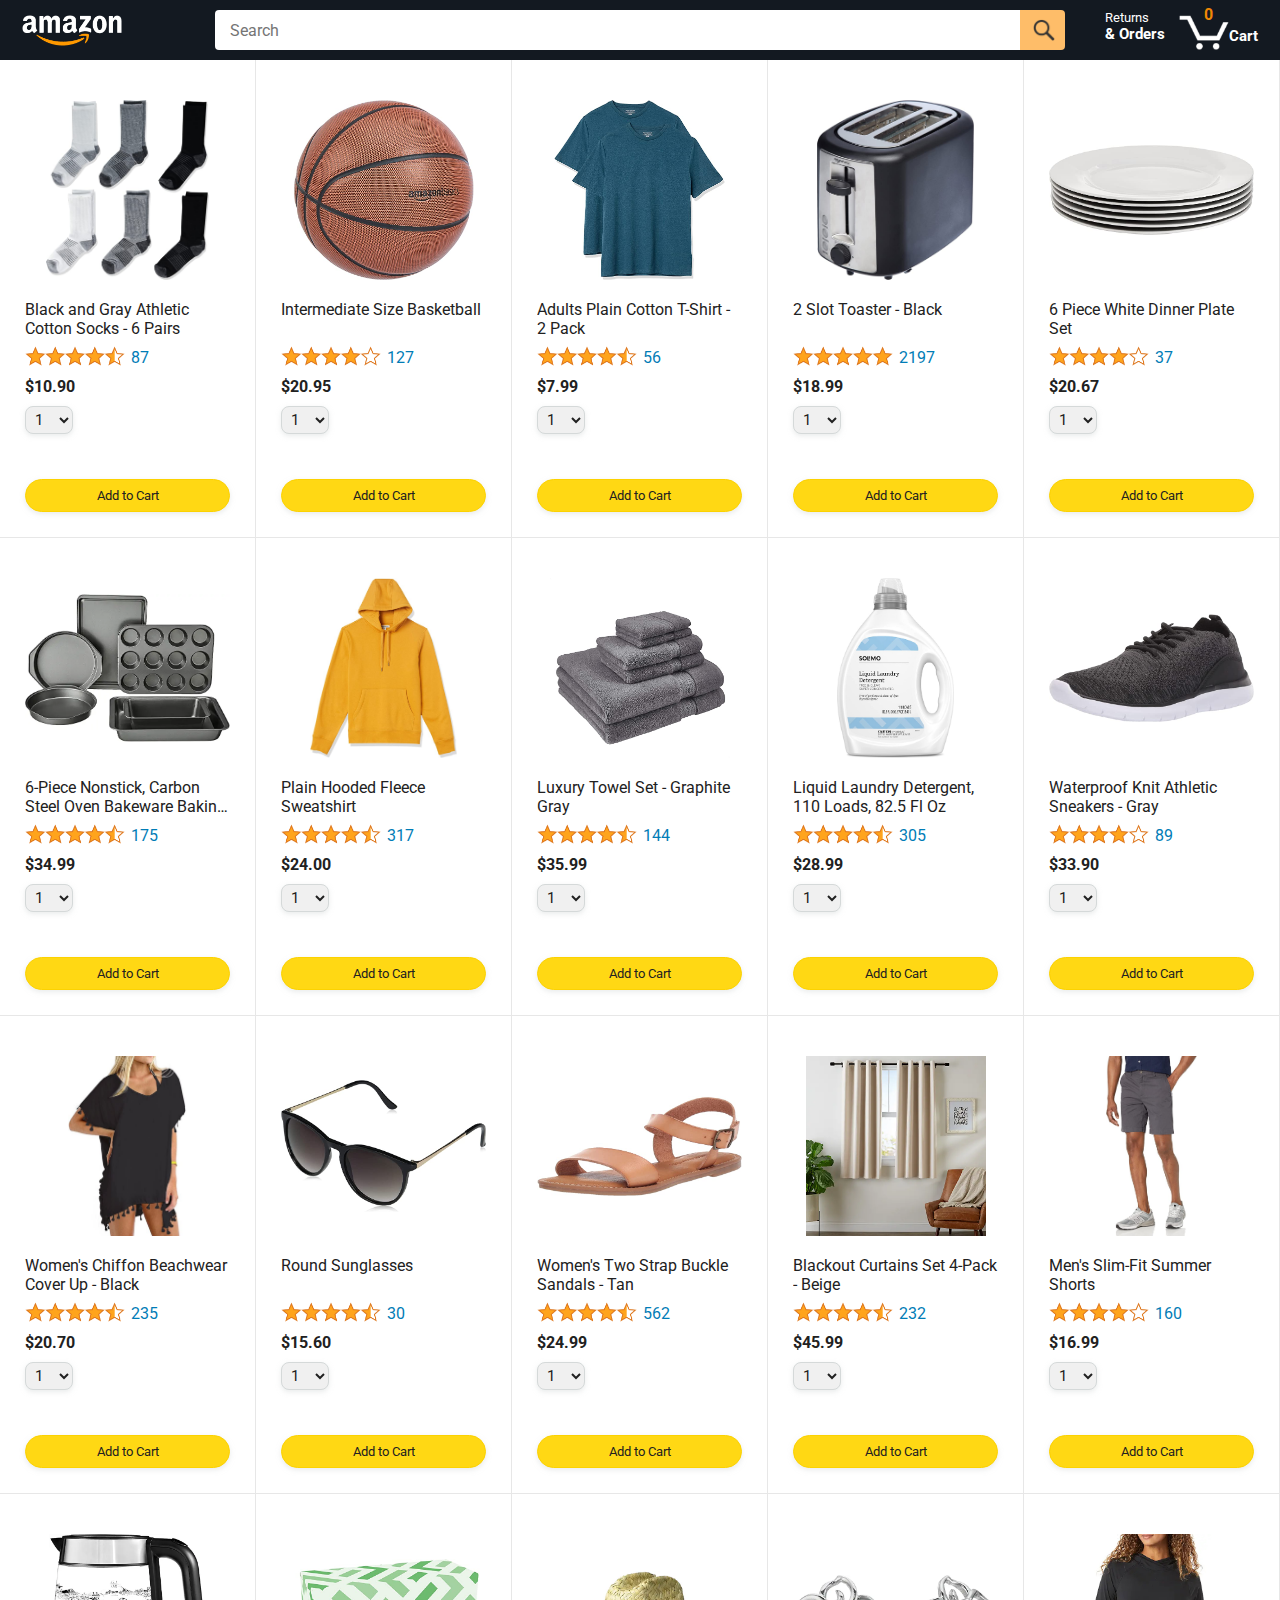
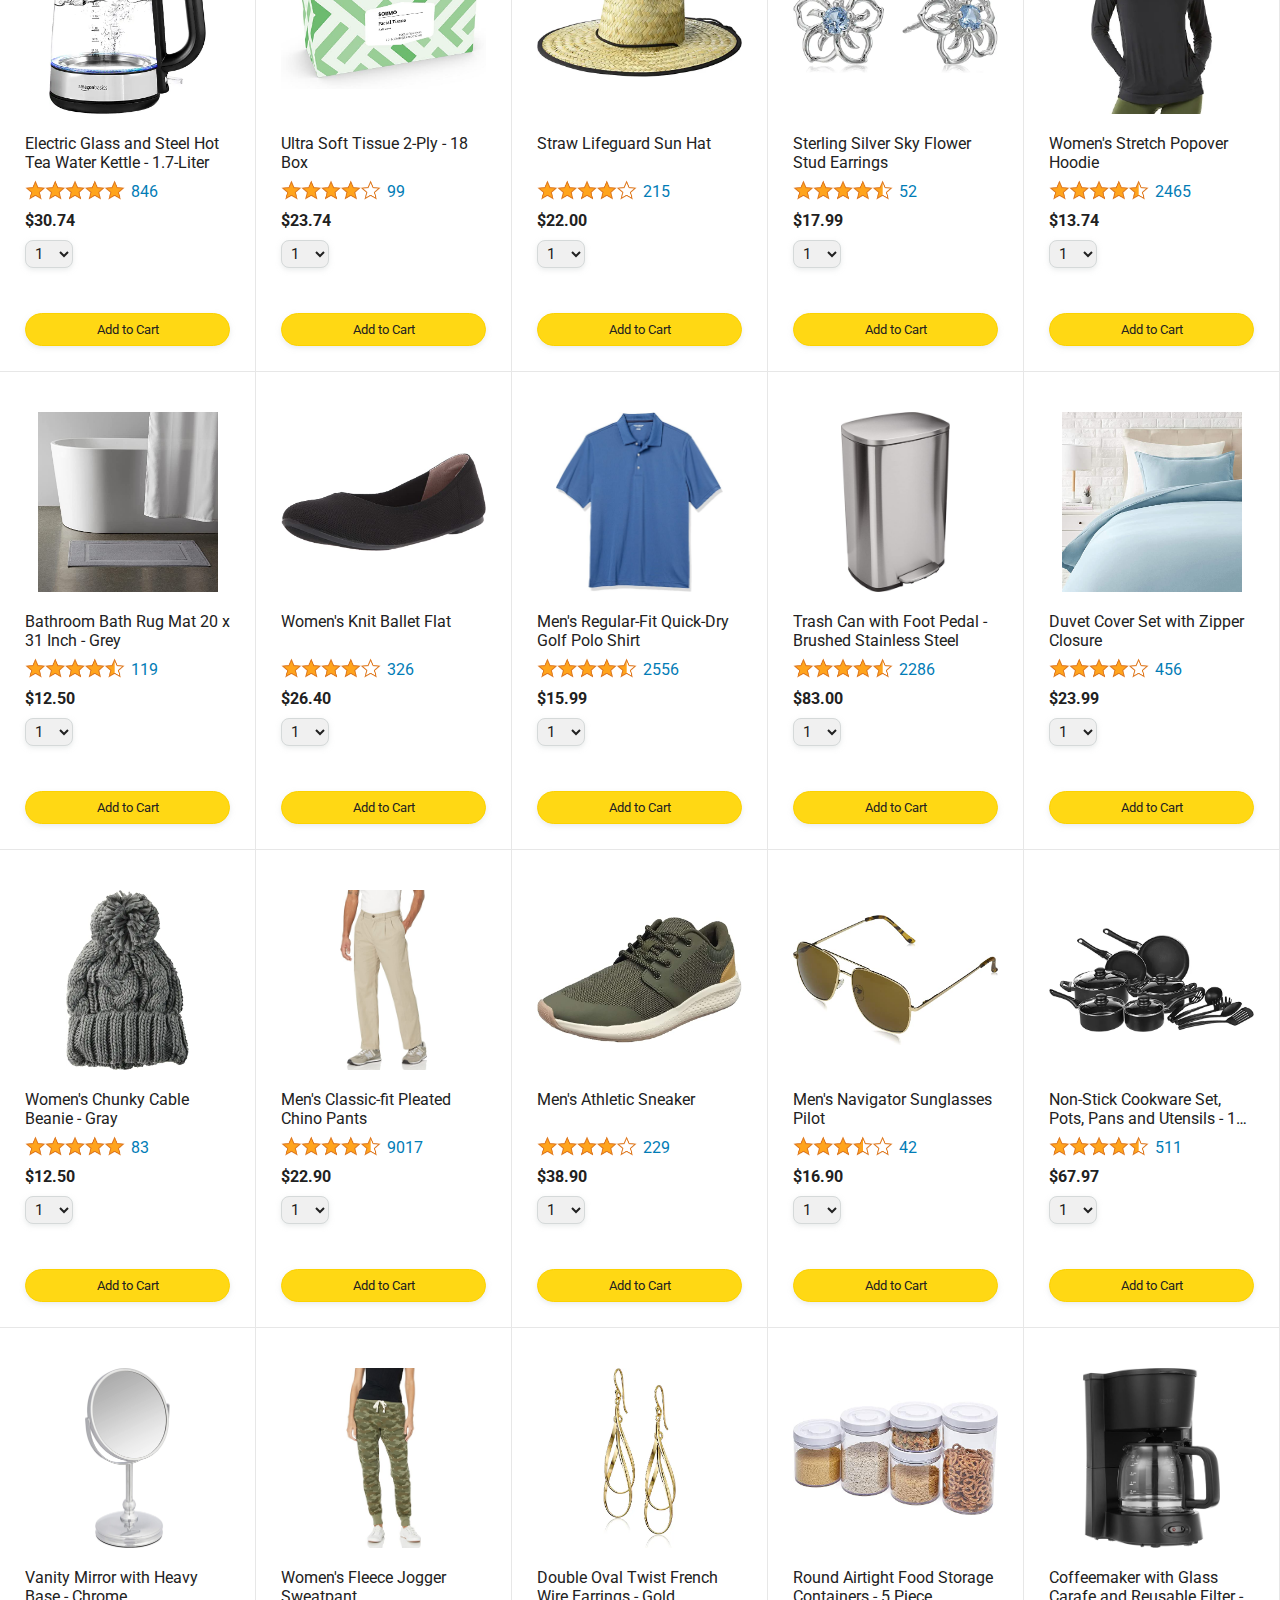
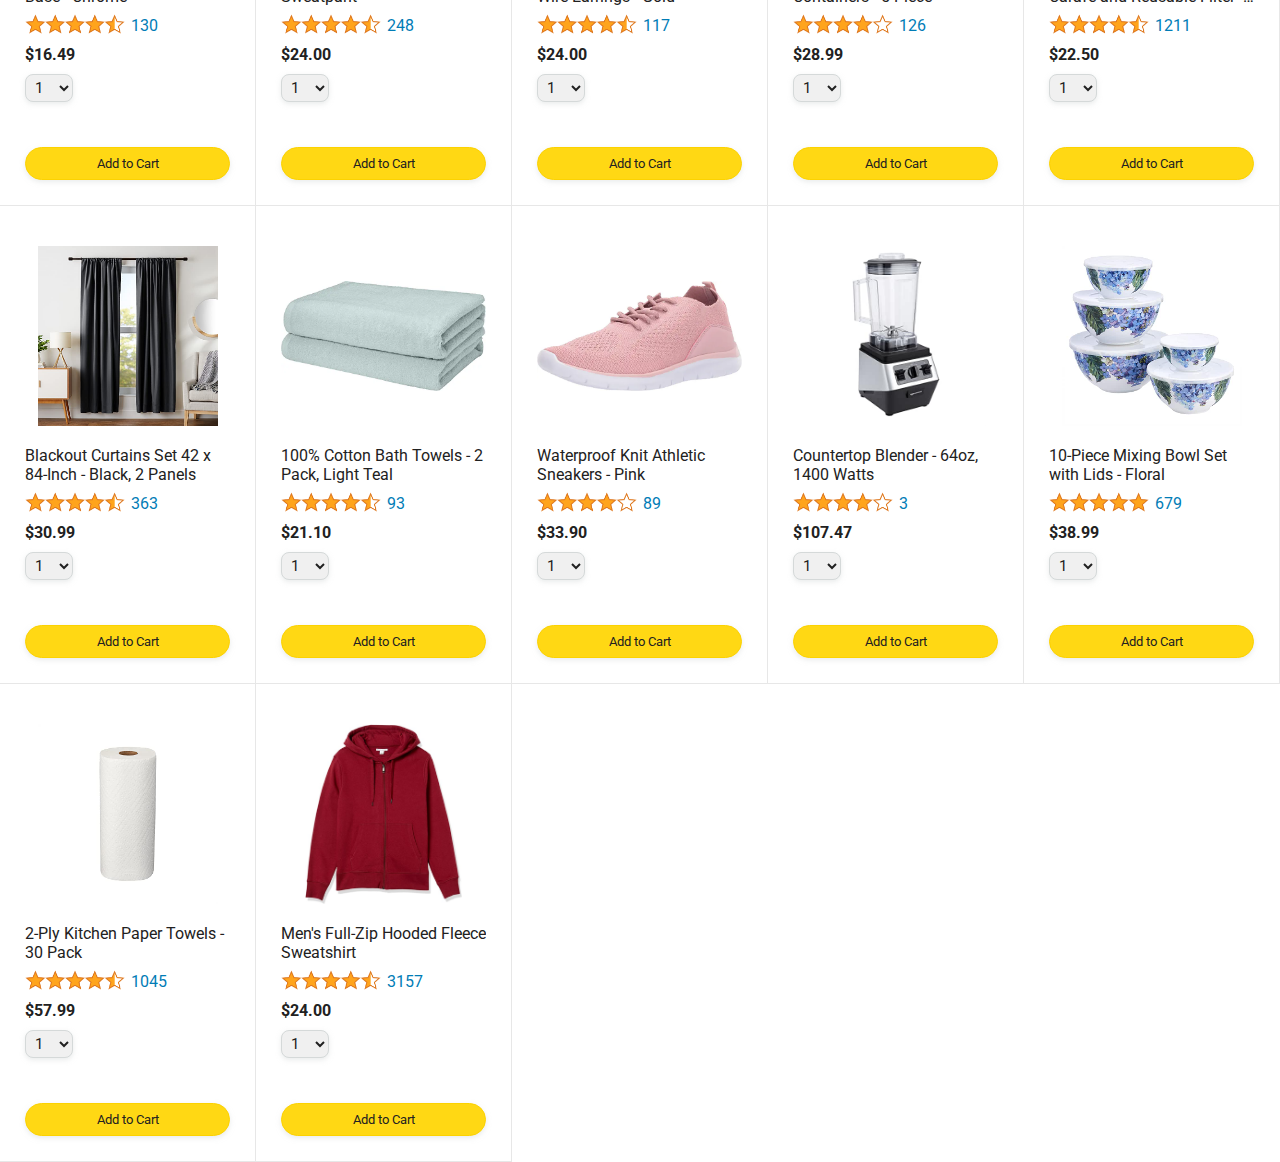
<file: index.html>
<!DOCTYPE html>
<html>
  <head>
    <title>Amazon Project</title>

    <!-- This code is needed for responsive design to work.
      (Responsive design = make the website look good on
      smaller screen sizes like a phone or a tablet). -->
    <meta name="viewport" content="width=device-width, initial-scale=1">

    <!-- Load a font called Roboto from Google Fonts. -->
    <link rel="preconnect" href="https://fonts.googleapis.com">
    <link rel="preconnect" href="https://fonts.gstatic.com" crossorigin>
    <link href="https://fonts.googleapis.com/css2?family=Roboto:wght@400;500;700&display=swap" rel="stylesheet">

    <!-- Here are the CSS files for this page. -->
    <link rel="stylesheet" href="styles/shared/general.css">
    <link rel="stylesheet" href="styles/shared/amazon-header.css">
    <link rel="stylesheet" href="styles/pages/amazon.css">
  </head>
  <body>
    <div class="amazon-header">
      <div class="amazon-header-left-section">
        <a href="index.html" class="header-link">
          <img class="amazon-logo"
            src="images/amazon-logo-white.png">
          <img class="amazon-mobile-logo"
            src="images/amazon-mobile-logo-white.png">
        </a>
      </div>

      <div class="amazon-header-middle-section">
        <input class="search-bar" type="text" placeholder="Search">

        <button class="search-button">
          <img class="search-icon" src="images/icons/search-icon.png">
        </button>
      </div>

      <div class="amazon-header-right-section">
        <a class="orders-link header-link" href="orders.html">
          <span class="returns-text">Returns</span>
          <span class="orders-text">& Orders</span>
        </a>

        <a class="cart-link header-link" href="checkout.html">
          <img class="cart-icon" src="images/icons/cart-icon.png">
          <div class="cart-quantity js-cart-quantity">3</div>
          <div class="cart-text">Cart</div>
        </a>
      </div>
    </div>
    
    <div class="main">
      <div class="products-grid js-product-grid">
      </div>
    </div>
    <script type="module" src="scripts/amazon.js"></script>
  </body>
</html>
</file>
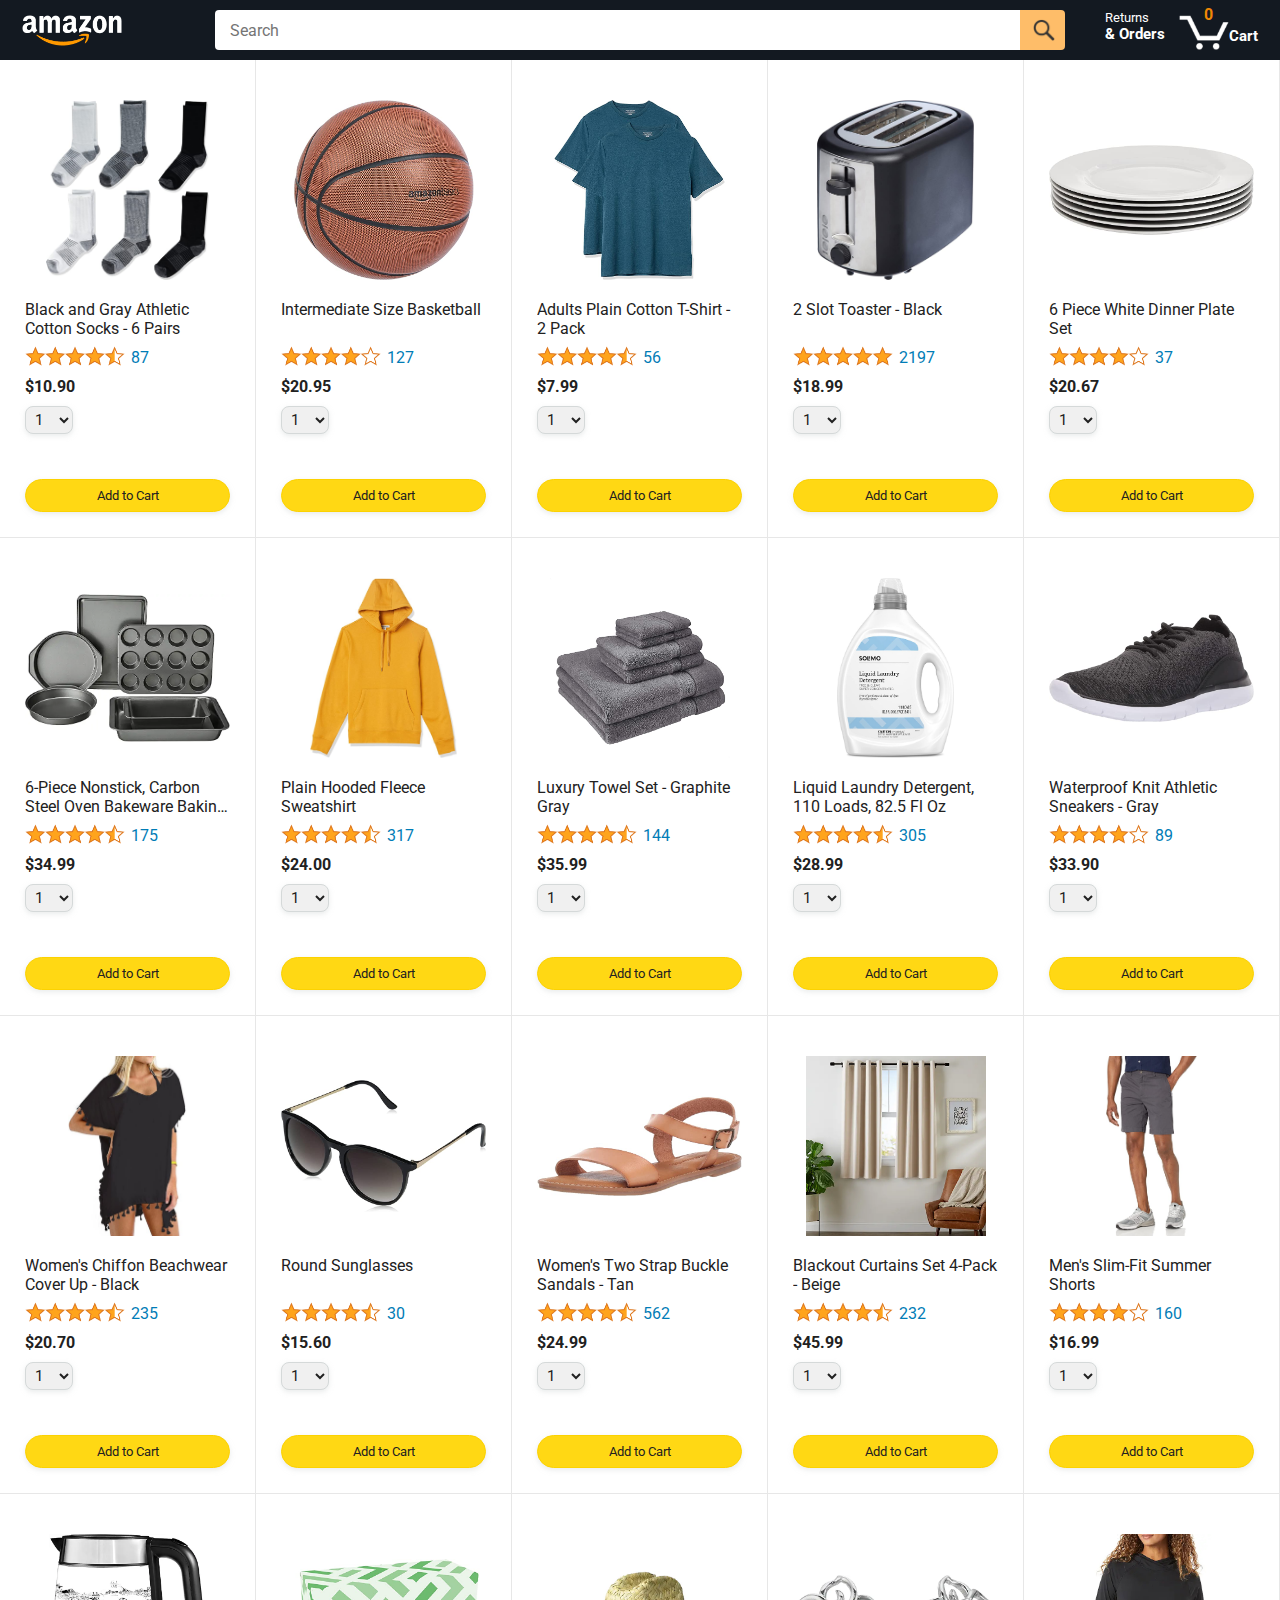
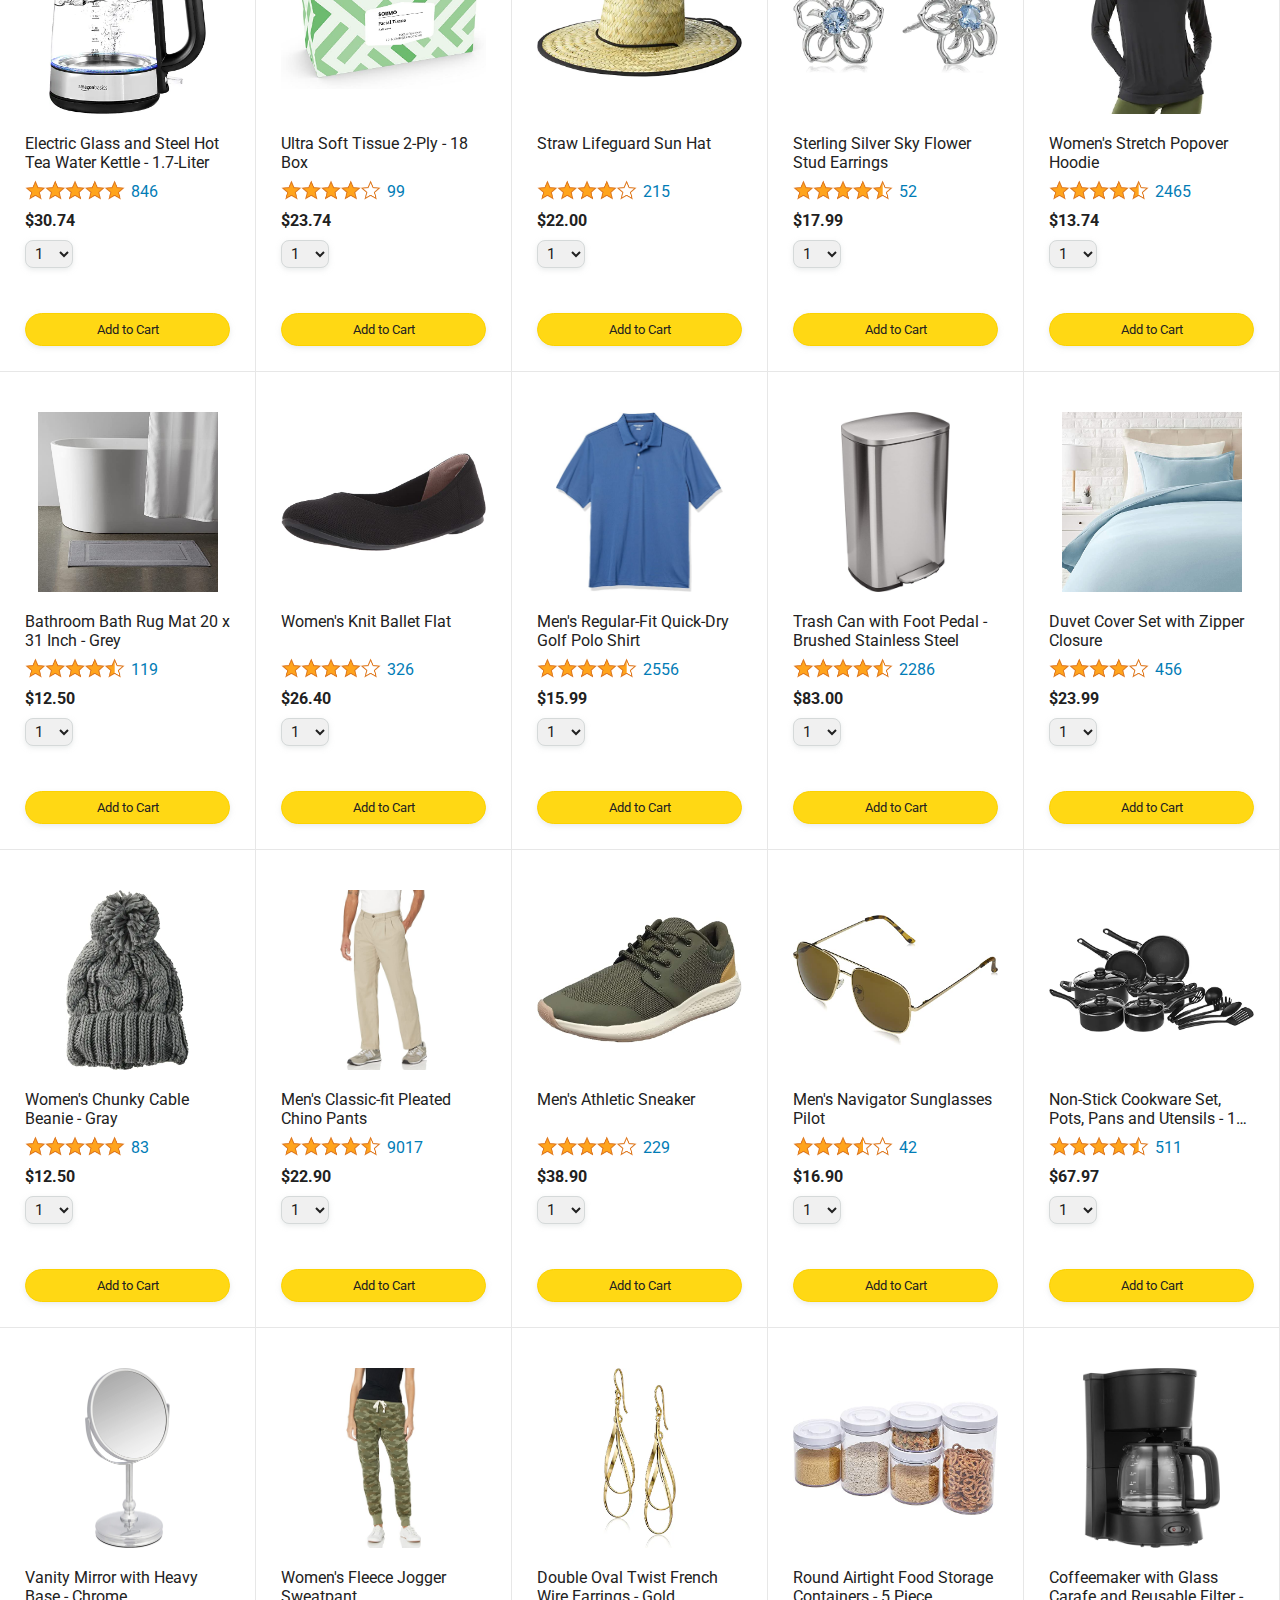
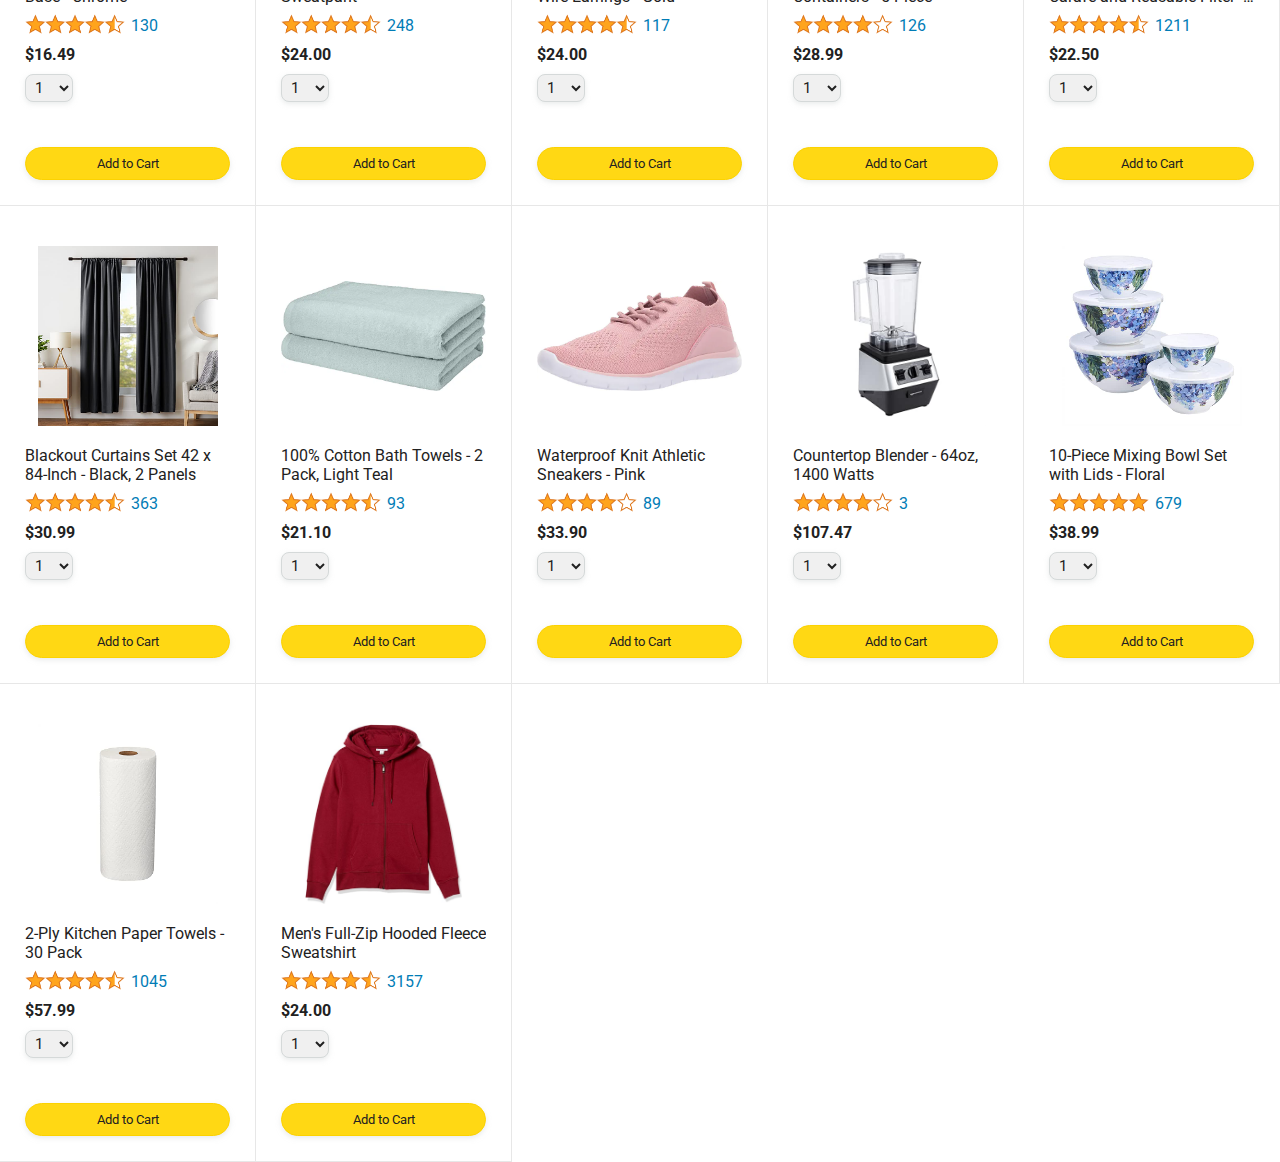
<file: amazon.html>
<!DOCTYPE html>
<html>
  <head>
    <title>Amazon Project</title>

    <!-- This code is needed for responsive design to work.
      (Responsive design = make the website look good on
      smaller screen sizes like a phone or a tablet). -->
    <meta name="viewport" content="width=device-width, initial-scale=1">

    <!-- Load a font called Roboto from Google Fonts. -->
    <link rel="preconnect" href="https://fonts.googleapis.com">
    <link rel="preconnect" href="https://fonts.gstatic.com" crossorigin>
    <link href="https://fonts.googleapis.com/css2?family=Roboto:wght@400;500;700&display=swap" rel="stylesheet">

    <!-- Here are the CSS files for this page. -->
    <link rel="stylesheet" href="styles/shared/general.css">
    <link rel="stylesheet" href="styles/shared/amazon-header.css">
    <link rel="stylesheet" href="styles/pages/amazon.css">
  </head>
  <body>
    <div class="amazon-header">
      <div class="amazon-header-left-section">
        <a href="amazon.html" class="header-link">
          <img class="amazon-logo"
            src="images/amazon-logo-white.png">
          <img class="amazon-mobile-logo"
            src="images/amazon-mobile-logo-white.png">
        </a>
      </div>

      <div class="amazon-header-middle-section">
        <input class="search-bar" type="text" placeholder="Search">

        <button class="search-button">
          <img class="search-icon" src="images/icons/search-icon.png">
        </button>
      </div>

      <div class="amazon-header-right-section">
        <a class="orders-link header-link" href="orders.html">
          <span class="returns-text">Returns</span>
          <span class="orders-text">& Orders</span>
        </a>

        <a class="cart-link header-link" href="checkout.html">
          <img class="cart-icon" src="images/icons/cart-icon.png">
          <div class="cart-quantity js-cart-quantity">3</div>
          <div class="cart-text">Cart</div>
        </a>
      </div>
    </div>
    
    <div class="main">
      <div class="products-grid js-product-grid">
      </div>
    </div>
    <script type="module" src="scripts/amazon.js"></script>
  </body>
</html>
</file>
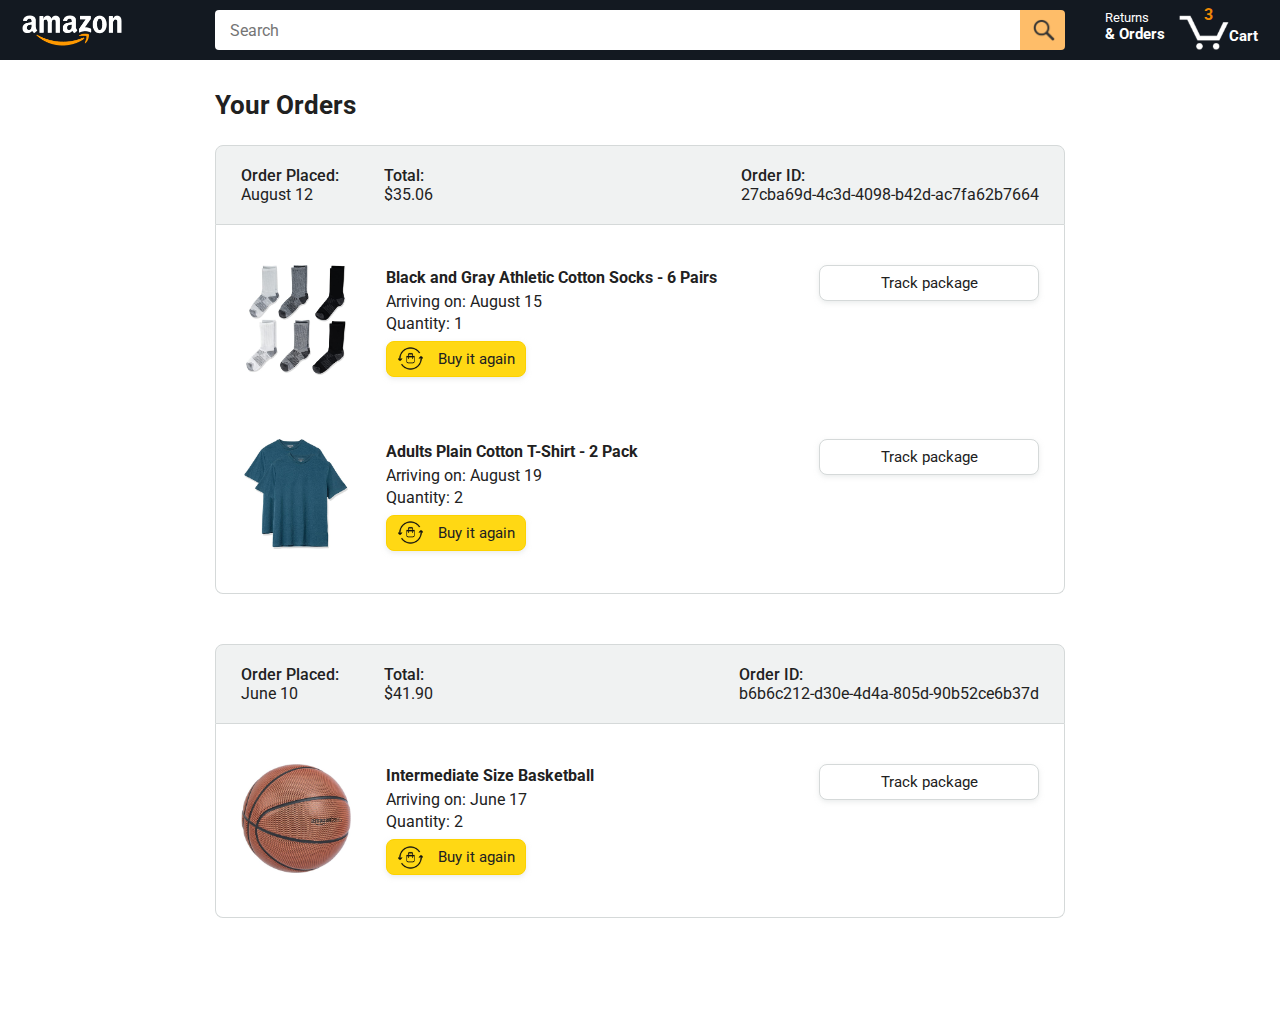
<file: orders.html>
<!DOCTYPE html>
<html>
  <head>
    <title>Orders</title>

    <!-- This code is needed for responsive design to work.
      (Responsive design = make the website look good on
      smaller screen sizes like a phone or a tablet). -->
    <meta name="viewport" content="width=device-width, initial-scale=1">

    <!-- Load a font called Roboto from Google Fonts. -->
    <link rel="preconnect" href="https://fonts.googleapis.com">
    <link rel="preconnect" href="https://fonts.gstatic.com" crossorigin>
    <link href="https://fonts.googleapis.com/css2?family=Roboto:wght@400;500;700&display=swap" rel="stylesheet">

    <!-- Here are the CSS files for this page. -->
    <link rel="stylesheet" href="styles/shared/general.css">
    <link rel="stylesheet" href="styles/shared/amazon-header.css">
    <link rel="stylesheet" href="styles/pages/orders.css">
  </head>
  <body>
    <div class="amazon-header">
      <div class="amazon-header-left-section">
        <a href="index.html" class="header-link">
          <img class="amazon-logo"
            src="images/amazon-logo-white.png">
          <img class="amazon-mobile-logo"
            src="images/amazon-mobile-logo-white.png">
        </a>
      </div>

      <div class="amazon-header-middle-section">
        <input class="search-bar" type="text" placeholder="Search">

        <button class="search-button">
          <img class="search-icon" src="images/icons/search-icon.png">
        </button>
      </div>

      <div class="amazon-header-right-section">
        <a class="orders-link header-link" href="orders.html">
          <span class="returns-text">Returns</span>
          <span class="orders-text">& Orders</span>
        </a>

        <a class="cart-link header-link" href="checkout.html">
          <img class="cart-icon" src="images/icons/cart-icon.png">
          <div class="cart-quantity">3</div>
          <div class="cart-text">Cart</div>
        </a>
      </div>
    </div>

    <div class="main">
      <div class="page-title">Your Orders</div>

      <div class="orders-grid">
        <div class="order-container">
          
          <div class="order-header">
            <div class="order-header-left-section">
              <div class="order-date">
                <div class="order-header-label">Order Placed:</div>
                <div>August 12</div>
              </div>
              <div class="order-total">
                <div class="order-header-label">Total:</div>
                <div>$35.06</div>
              </div>
            </div>

            <div class="order-header-right-section">
              <div class="order-header-label">Order ID:</div>
              <div>27cba69d-4c3d-4098-b42d-ac7fa62b7664</div>
            </div>
          </div>

          <div class="order-details-grid">
            <div class="product-image-container">
              <img src="images/products/athletic-cotton-socks-6-pairs.jpg">
            </div>

            <div class="product-details">
              <div class="product-name">
                Black and Gray Athletic Cotton Socks - 6 Pairs
              </div>
              <div class="product-delivery-date">
                Arriving on: August 15
              </div>
              <div class="product-quantity">
                Quantity: 1
              </div>
              <button class="buy-again-button button-primary">
                <img class="buy-again-icon" src="images/icons/buy-again.png">
                <span class="buy-again-message">Buy it again</span>
              </button>
            </div>

            <div class="product-actions">
              <a href="tracking.html">
                <button class="track-package-button button-secondary">
                  Track package
                </button>
              </a>
            </div>

            <div class="product-image-container">
              <img src="images/products/adults-plain-cotton-tshirt-2-pack-teal.jpg">
            </div>

            <div class="product-details">
              <div class="product-name">
                Adults Plain Cotton T-Shirt - 2 Pack
              </div>
              <div class="product-delivery-date">
                Arriving on: August 19
              </div>
              <div class="product-quantity">
                Quantity: 2
              </div>
              <button class="buy-again-button button-primary">
                <img class="buy-again-icon" src="images/icons/buy-again.png">
                <span class="buy-again-message">Buy it again</span>
              </button>
            </div>

            <div class="product-actions">
              <a href="tracking.html">
                <button class="track-package-button button-secondary">
                  Track package
                </button>
              </a>
            </div>
          </div>
        </div>

        <div class="order-container">

          <div class="order-header">
            <div class="order-header-left-section">
              <div class="order-date">
                <div class="order-header-label">Order Placed:</div>
                <div>June 10</div>
              </div>
              <div class="order-total">
                <div class="order-header-label">Total:</div>
                <div>$41.90</div>
              </div>
            </div>

            <div class="order-header-right-section">
              <div class="order-header-label">Order ID:</div>
              <div>b6b6c212-d30e-4d4a-805d-90b52ce6b37d</div>
            </div>
          </div>

          <div class="order-details-grid">
            <div class="product-image-container">
              <img src="images/products/intermediate-composite-basketball.jpg">
            </div>

            <div class="product-details">
              <div class="product-name">
                Intermediate Size Basketball
              </div>
              <div class="product-delivery-date">
                Arriving on: June 17
              </div>
              <div class="product-quantity">
                Quantity: 2
              </div>
              <button class="buy-again-button button-primary">
                <img class="buy-again-icon" src="images/icons/buy-again.png">
                <span class="buy-again-message">Buy it again</span>
              </button>
            </div>

            <div class="product-actions">
              <a href="tracking.html">
                <button class="track-package-button button-secondary">
                  Track package
                </button>
              </a>
            </div>
          </div>
        </div>
      </div>
    </div>
  </body>
</html>
</file>
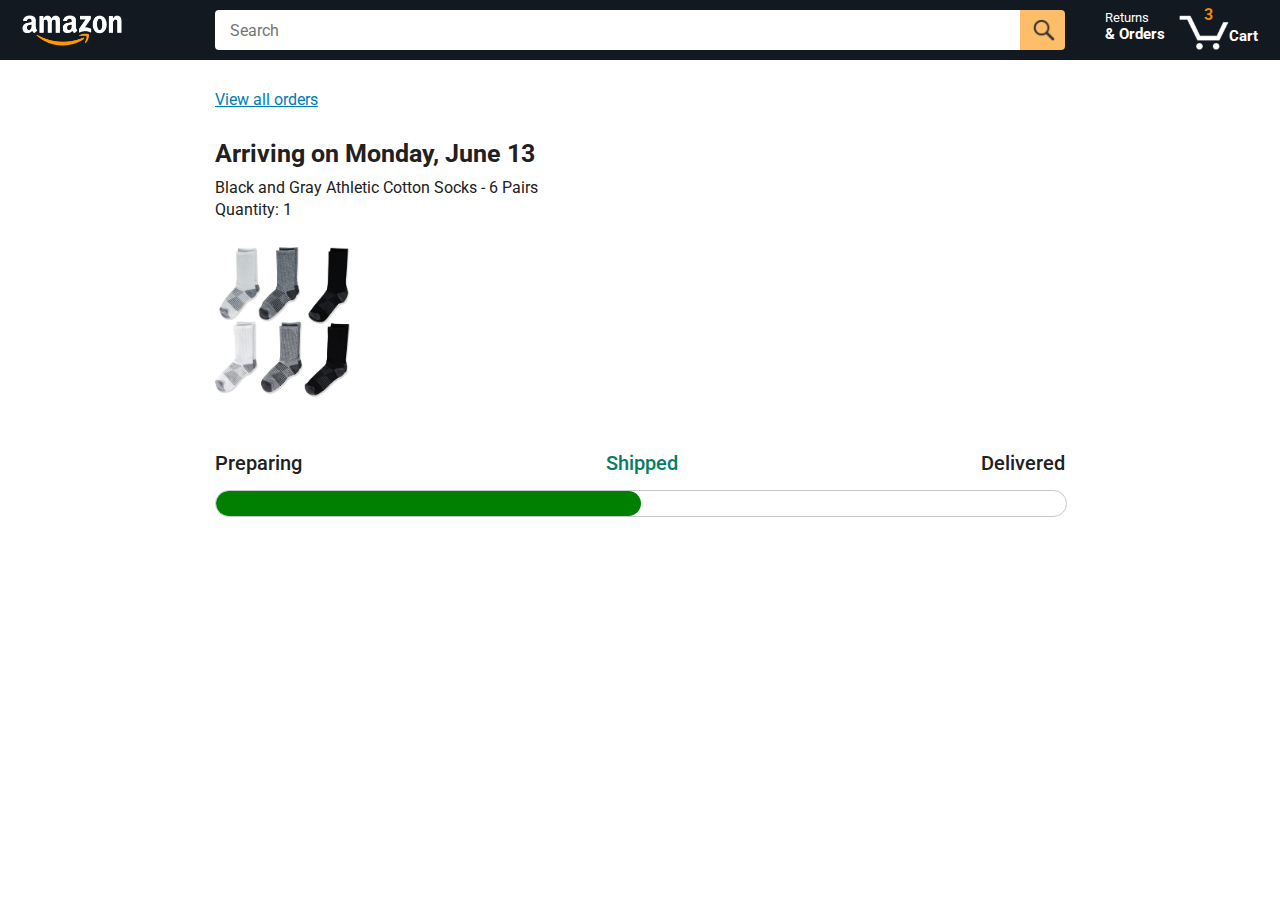
<file: tracking.html>
<!DOCTYPE html>
<html>
  <head>
    <title>Tracking</title>

    <!-- This code is needed for responsive design to work.
      (Responsive design = make the website look good on
      smaller screen sizes like a phone or a tablet). -->
    <meta name="viewport" content="width=device-width, initial-scale=1">

    <!-- Load a font called Roboto from Google Fonts. -->
    <link rel="preconnect" href="https://fonts.googleapis.com">
    <link rel="preconnect" href="https://fonts.gstatic.com" crossorigin>
    <link href="https://fonts.googleapis.com/css2?family=Roboto:wght@400;500;700&display=swap" rel="stylesheet">

    <!-- Here are the CSS files for this page. -->
    <link rel="stylesheet" href="styles/shared/general.css">
    <link rel="stylesheet" href="styles/shared/amazon-header.css">
    <link rel="stylesheet" href="styles/pages/tracking.css">
  </head>
  <body>
    <div class="amazon-header">
      <div class="amazon-header-left-section">
        <a href="index.html" class="header-link">
          <img class="amazon-logo"
            src="images/amazon-logo-white.png">
          <img class="amazon-mobile-logo"
            src="images/amazon-mobile-logo-white.png">
        </a>
      </div>

      <div class="amazon-header-middle-section">
        <input class="search-bar" type="text" placeholder="Search">

        <button class="search-button">
          <img class="search-icon" src="images/icons/search-icon.png">
        </button>
      </div>

      <div class="amazon-header-right-section">
        <a class="orders-link header-link" href="orders.html">
          <span class="returns-text">Returns</span>
          <span class="orders-text">& Orders</span>
        </a>

        <a class="cart-link header-link" href="checkout.html">
          <img class="cart-icon" src="images/icons/cart-icon.png">
          <div class="cart-quantity">3</div>
          <div class="cart-text">Cart</div>
        </a>
      </div>
    </div>

    <div class="main">
      <div class="order-tracking">
        <a class="back-to-orders-link link-primary" href="orders.html">
          View all orders
        </a>

        <div class="delivery-date">
          Arriving on Monday, June 13
        </div>

        <div class="product-info">
          Black and Gray Athletic Cotton Socks - 6 Pairs
        </div>

        <div class="product-info">
          Quantity: 1
        </div>

        <img class="product-image" src="images/products/athletic-cotton-socks-6-pairs.jpg">

        <div class="progress-labels-container">
          <div class="progress-label">
            Preparing
          </div>
          <div class="progress-label current-status">
            Shipped
          </div>
          <div class="progress-label">
            Delivered
          </div>
        </div>

        <div class="progress-bar-container">
          <div class="progress-bar"></div>
        </div>
      </div>
    </div>
  </body>
</html>
</file>
<file: styles/shared/general.css>
body {
  font-family: Roboto, Arial;
  color: rgb(33, 33, 33);
  /* The <body> element has a default margin of 8px
     on all sides. This removes the default margins. */
  margin: 0;
}

/* <p> elements have a default margin on the top
   and bottom. This removes the default margins. */
p {
  margin: 0;
}

button {
  cursor: pointer;
}

select {
  cursor: pointer;
}

input, select, button {
  font-family: Roboto, Arial;
}

.button-primary {
  color: rgb(33, 33, 33);
  background-color: rgb(255, 216, 20);
  border: 1px solid rgb(252, 210, 0);
  border-radius: 8px;
  cursor: pointer;
  box-shadow: 0 2px 5px rgba(213, 217, 217, 0.5);
}

.button-primary:hover {
  background-color: rgb(247, 202, 0);
  border: 1px solid rgb(242, 194, 0);
}

.button-primary:active {
  background: rgb(255, 216, 20);
  border-color: rgb(252, 210, 0);
  box-shadow: none;
}

.button-secondary {
  color: rgb(33, 33, 33);
  background: white;
  border: 1px solid rgb(213, 217, 217);
  border-radius: 8px;
  cursor: pointer;
  box-shadow: 0 2px 5px rgba(213, 217, 217, 0.5);
}

.button-secondary:hover {
  background-color: rgb(247, 250, 250);
}

.button-secondary:active {
  background-color: rgb(237, 253, 255);
  box-shadow: none;
}

/* These styles will limit text to 2 lines. Anything
   beyond 2 lines will be replaced with "..."
   You can find this code by using an A.I. tool or by
   searching in Google.
   https://css-tricks.com/almanac/properties/l/line-clamp/ */
.limit-text-to-2-lines {
  display: -webkit-box;
  -webkit-line-clamp: 2;
  -webkit-box-orient: vertical;
  overflow: hidden;
}

.link-primary {
  color: rgb(1, 124, 182);
  cursor: pointer;
}

.link-primary:hover {
  color: rgb(196, 80, 0);
}

/* Styles for dropdown selectors. */
select {
  color: rgb(33, 33, 33);
  background-color: rgb(240, 240, 240);
  border: 1px solid rgb(213, 217, 217);
  border-radius: 8px;
  padding: 3px 5px;
  font-size: 15px;
  cursor: pointer;
  box-shadow: 0 2px 5px rgba(213, 217, 217, 0.5);
}

select:focus,
input:focus {
  outline: 2px solid rgb(255, 153, 0);
}
</file>
<file: styles/shared/amazon-header.css>
.amazon-header {
  background-color: rgb(19, 25, 33);
  color: white;
  padding-left: 15px;
  padding-right: 15px;

  display: flex;
  align-items: center;
  justify-content: space-between;

  position: fixed;
  top: 0;
  left: 0;
  right: 0;
  height: 60px;
}

.amazon-header-left-section {
  width: 180px;
}

@media (max-width: 800px) {
  .amazon-header-left-section {
    width: unset;
  }
}

.header-link {
  display: inline-block;
  padding: 6px;
  border-radius: 2px;
  cursor: pointer;
  text-decoration: none;
  border: 1px solid rgba(0, 0, 0, 0);
}

.header-link:hover {
  border: 1px solid white;
}

.amazon-logo {
  width: 100px;
  margin-top: 5px;
}

.amazon-mobile-logo {
  display: none;
}

@media (max-width: 575px) {
  .amazon-logo {
    display: none;
  }

  .amazon-mobile-logo {
    display: block;
    height: 35px;
    margin-top: 5px;
  }
}

.amazon-header-middle-section {
  flex: 1;
  max-width: 850px;
  margin-left: 10px;
  margin-right: 10px;
  display: flex;
}

.search-bar {
  flex: 1;
  width: 0;
  font-size: 16px;
  height: 38px;
  padding-left: 15px;
  border: none;
  border-top-left-radius: 4px;
  border-bottom-left-radius: 4px;
  border-top-right-radius: 0;
  border-bottom-right-radius: 0;
}

.search-button {
  background-color: rgb(254, 189, 105);
  border: none;
  width: 45px;
  height: 40px;
  border-top-right-radius: 4px;
  border-bottom-right-radius: 4px;
  flex-shrink: 0;
}

.search-icon {
  height: 22px;
  margin-left: 2px;
  margin-top: 3px;
}

.amazon-header-right-section {
  width: 180px;
  flex-shrink: 0;
  display: flex;
  justify-content: end;
}

.orders-link {
  color: white;
}

.returns-text {
  display: block;
  font-size: 13px;
}

.orders-text {
  display: block;
  font-size: 15px;
  font-weight: 700;
}

.cart-link {
  color: white;
  display: flex;
  align-items: center;
  position: relative;
}

.cart-icon {
  margin-top: 5px;
  width: 50px;
}

.cart-text {
  margin-top: 12px;
  font-size: 15px;
  font-weight: 700;
}

.cart-quantity {
  color: rgb(240, 136, 4);
  font-size: 16px;
  font-weight: 700;

  position: absolute;
  top: 1px;
  left: 22px;
  
  width: 26px;
  text-align: center;
}
</file>
<file: styles/pages/amazon.css>
.main {
  margin-top: 60px;
}

.products-grid {
  display: grid;

  /* - In CSS Grid, 1fr means a column will take up the
       remaining space in the grid.
     - If we write 1fr 1fr ... 1fr; 8 times, this will
       divide the grid into 8 columns, each taking up an
       equal amount of the space.
     - repeat(8, 1fr); is a shortcut for repeating "1fr"
       8 times (instead of typing out "1fr" 8 times).
       repeat(...) is a special property that works with
       display: grid; */
  grid-template-columns: repeat(8, 1fr);
}

/* @media is used to create responsive design (making the
   website look good on any screen size). This @media
   means when the screen width is 2000px or less, we
   will divide the grid into 7 columns instead of 8. */
@media (max-width: 2000px) {
  .products-grid {
    grid-template-columns: repeat(7, 1fr);
  }
}

/* This @media means when the screen width is 1600px or
   less, we will divide the grid into 6 columns. */
@media (max-width: 1600px) {
  .products-grid {
    grid-template-columns: repeat(6, 1fr);
  }
}

@media (max-width: 1300px) {
  .products-grid {
    grid-template-columns: repeat(5, 1fr);
  }
}

@media (max-width: 1000px) {
  .products-grid {
    grid-template-columns: repeat(4, 1fr);
  }
}

@media (max-width: 800px) {
  .products-grid {
    grid-template-columns: repeat(3, 1fr);
  }
}

@media (max-width: 575px) {
  .products-grid {
    grid-template-columns: repeat(2, 1fr);
  }
}

@media (max-width: 450px) {
  .products-grid {
    grid-template-columns: 1fr;
  }
}

.product-container {
  padding-top: 40px;
  padding-bottom: 25px;
  padding-left: 25px;
  padding-right: 25px;

  border-right: 1px solid rgb(231, 231, 231);
  border-bottom: 1px solid rgb(231, 231, 231);

  display: flex;
  flex-direction: column;
}

.product-image-container {
  display: flex;
  justify-content: center;
  align-items: center;

  height: 180px;
  margin-bottom: 20px;
}

.product-image {
  /* Images will overflow their container by default. To
    prevent this, we set max-width and max-height to 100%
    so they stay inside their container. */
  max-width: 100%;
  max-height: 100%;
}

.product-name {
  height: 40px;
  margin-bottom: 5px;
}

.product-rating-container {
  display: flex;
  align-items: center;
  margin-bottom: 10px;
}

.product-rating-stars {
  width: 100px;
  margin-right: 6px;
}

.product-rating-count {
  color: rgb(1, 124, 182);
  cursor: pointer;
  margin-top: 3px;
}

.product-price {
  font-weight: 700;
  margin-bottom: 10px;
}

.product-quantity-container {
  margin-bottom: 17px;
}

.product-spacer {
  flex: 1;
}

.added-to-cart {
  color: rgb(6, 125, 98);
  font-size: 16px;

  display: flex;
  align-items: center;
  margin-bottom: 8px;

  /* At first, the "Added to cart" message will
     be invisible. Use JavaScript to change the
     opacity and make it visible. */
  opacity: 0;
}

.added-to-cart img {
  height: 20px;
  margin-right: 5px;
}

.add-to-cart-button {
  width: 100%;
  padding: 8px;
  border-radius: 50px;
}
</file>
<file: styles/pages/orders.css>
.main {
  max-width: 850px;
  margin-top: 90px;
  margin-bottom: 100px;
  padding-left: 20px;
  padding-right: 20px;

  /* margin-left: auto;
     margin-right auto;
     Is a trick for centering an element horizontally
     without needing a container. */
  margin-left: auto;
  margin-right: auto;
}

.page-title {
  font-weight: 700;
  font-size: 26px;
  margin-bottom: 25px;
}

.orders-grid {
  display: grid;
  grid-template-columns: 1fr;
  row-gap: 50px;
}

.order-header {
  background-color: rgb(240, 242, 242);
  border: 1px solid rgb(213, 217, 217);

  display: flex;
  align-items: center;
  justify-content: space-between;

  padding: 20px 25px;
  border-top-left-radius: 8px;
  border-top-right-radius: 8px;
}

.order-header-left-section {
  display: flex;
  flex-shrink: 0;
}

.order-header-label {
  font-weight: 500;
}

.order-date,
.order-total {
  margin-right: 45px;
}

.order-header-right-section {
  flex-shrink: 1;
}

@media (max-width: 575px) {
  .order-header {
    flex-direction: column;
    align-items: start;
    line-height: 23px;
    padding: 15px;
  }

  .order-header-left-section {
    flex-direction: column;
  }

  .order-header-label {
    margin-right: 5px;
  }

  .order-date,
  .order-total {
    display: grid;
    grid-template-columns: auto 1fr;
    margin-right: 0;
  }

  .order-header-right-section {
    display: grid;
    grid-template-columns: auto 1fr;
  }
}

.order-details-grid {
  padding: 40px 25px;
  border: 1px solid rgb(213, 217, 217);
  border-top: none;
  border-bottom-left-radius: 8px;
  border-bottom-right-radius: 8px;

  display: grid;
  grid-template-columns: 110px 1fr 220px;
  column-gap: 35px;
  row-gap: 60px;
  align-items: center;
}

@media (max-width: 800px) {
  .order-details-grid {
    grid-template-columns: 110px 1fr;
    row-gap: 0;
    padding-bottom: 8px;
  }
}

@media (max-width: 450px) {
  .order-details-grid {
    grid-template-columns: 1fr;
  }
}

.product-image-container {
  text-align: center;
}

.product-image-container img {
  max-width: 110px;
  max-height: 110px;
}

.product-name {
  font-weight: 700;
  margin-bottom: 5px;
}

.product-delivery-date {
  margin-bottom: 3px;
}

.product-quantity {
  margin-bottom: 8px;
}

.buy-again-button {
  font-size: 15px;
  width: 140px;
  height: 36px;
  border-radius: 8px;

  display: flex;
  align-items: center;
  justify-content: center;
}

.buy-again-icon {
  width: 25px;
  margin-right: 15px;
}

.product-actions {
  align-self: start;
}

.track-package-button {
  width: 100%;
  font-size: 15px;
  padding: 8px;
}

@media (max-width: 800px) {
  .buy-again-button {
    margin-bottom: 10px;
  }

  .product-actions {
    /* grid-column: 2 means this element will be placed
       in column 2 in the grid. (Normally, the column that
       an element is placed in is determined by the order
       of the elements in the HTML. grid-column overrides
       this default ordering). */
    grid-column: 2;
    margin-bottom: 30px;
  }

  .track-package-button {
    width: 140px;
  }
}

@media (max-width: 450px) {
  .product-image-container {
    text-align: center;
    margin-bottom: 25px;
  }

  .product-image-container img {
    max-width: 150px;
    max-height: 150px;
  }

  .product-name {
    margin-bottom: 10px;
  }

  .product-quantity {
    margin-bottom: 15px;
  }

  .buy-again-button {
    width: 100%;
    margin-bottom: 15px;
  }

  .product-actions {
    /* grid-column: auto; undos grid-column: 2; from above.
       This element will now be placed in its normal column
       in the grid. */
    grid-column: auto;
    margin-bottom: 70px;
  }

  .track-package-button {
    width: 100%;
    padding: 12px;
  }
}
</file>
<file: styles/pages/tracking.css>
.main {
  max-width: 850px;
  margin-top: 90px;
  margin-bottom: 100px;
  padding-left: 30px;
  padding-right: 30px;

  /* margin-left: auto;
     margin-right auto;
     Is a trick for centering an element horizontally
     without needing a container. */
  margin-left: auto;
  margin-right: auto;
}

.back-to-orders-link {
  display: inline-block;
  margin-bottom: 30px;
}

.delivery-date {
  font-size: 25px;
  font-weight: 700;
  margin-bottom: 10px;
}

.product-info {
  margin-bottom: 3px;
}

.product-image {
  max-width: 150px;
  max-height: 150px;
  margin-top: 25px;
  margin-bottom: 50px;
}

.progress-labels-container {
  display: flex;
  justify-content: space-between;
  font-size: 20px;
  font-weight: 500;
  margin-bottom: 15px;
}

.current-status {
  color: rgb(6, 125, 98);
}

@media (max-width: 575px) {
  .progress-labels-container {
    font-size: 16px;
  }
}

@media (max-width: 450px) {
  .progress-labels-container {
    flex-direction: column;
    margin-bottom: 5px;
  }

  .progress-label {
    margin-bottom: 3px;
  }
}

.progress-bar-container {
  height: 25px;
  width: 100%;

  border: 1px solid rgb(200, 200, 200);
  border-radius: 50px;
  overflow: hidden;
}

.progress-bar {
  height: 100%;
  background-color: green;
  border-radius: 50px;
  width: 50%;
}
</file>
